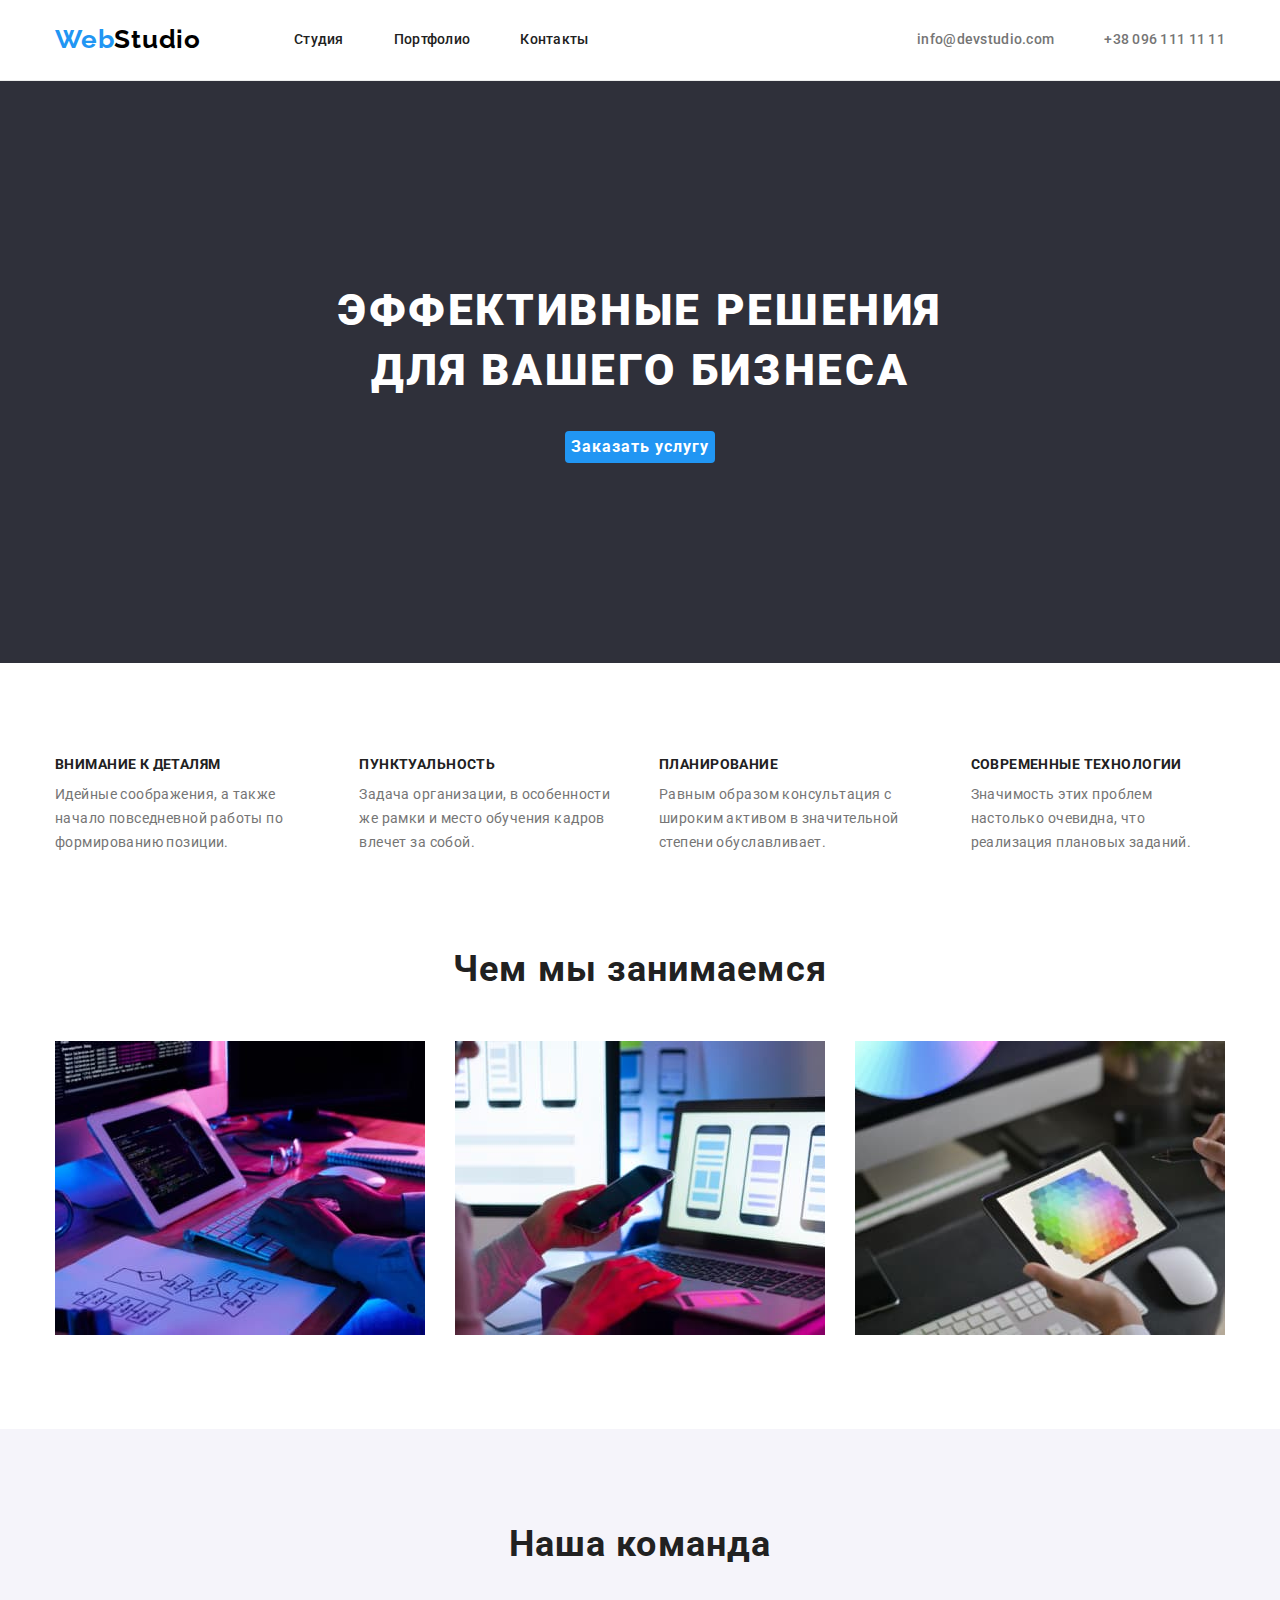
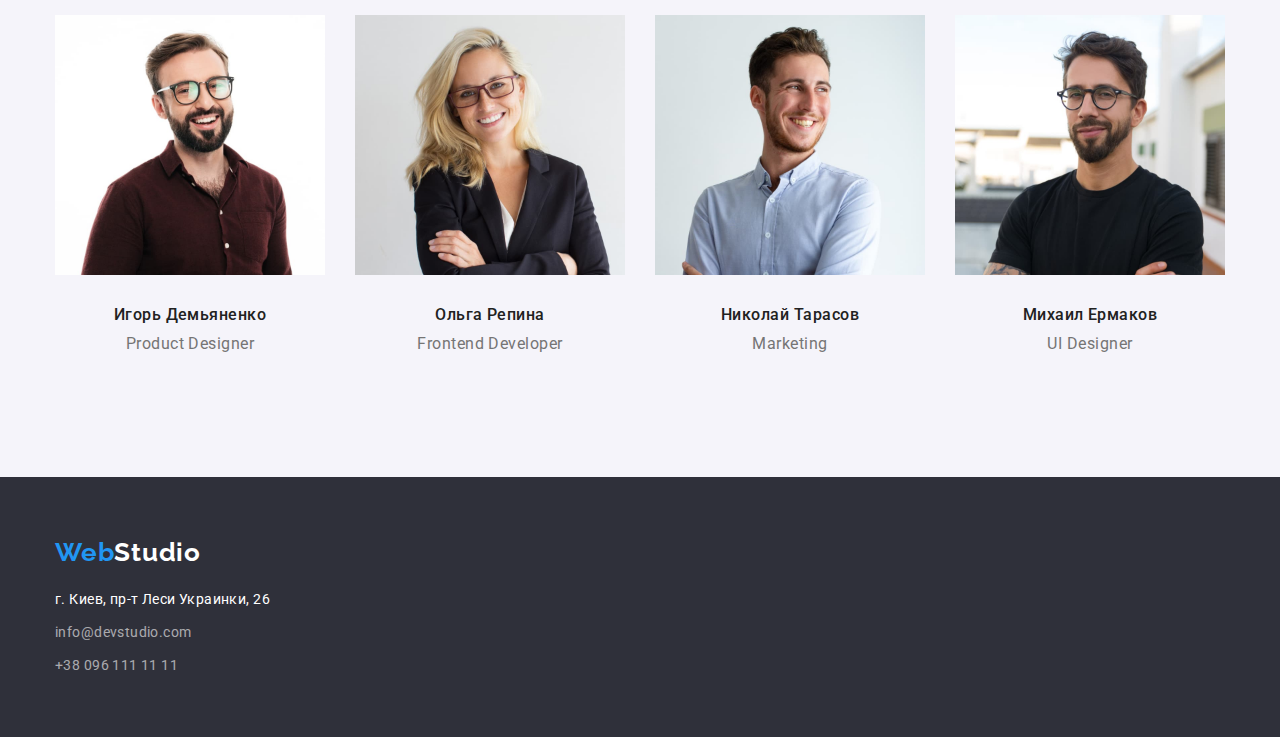
<file: index.html>
<!DOCTYPE html>
<html lang="ru">

<head>
    <meta charset="UTF-8">
    <meta http-equiv="X-UA-Compatible" content="IE=edge">
    <meta name="viewport" content="width=device-width, initial-scale=1.0">
    <link rel="stylesheet"
        href="https://cdnjs.cloudflare.com/ajax/libs/modern-normalize/1.1.0/modern-normalize.min.css">
    <link rel="preconnect" href="https://fonts.googleapis.com">
    <link rel="preconnect" href="https://fonts.gstatic.com" crossorigin>
    <link
        href="https://fonts.googleapis.com/css2?family=Raleway:wght@700&family=Roboto:wght@400;500;700;900&display=swap"
        rel="stylesheet">
    <link rel="stylesheet" href="./css/styles.css">
    <title>WebStudio company</title>
</head>

<body>
    <!--Верх сайта-->
    <header class="header">
        <div class="container header-line">
            <nav class="header-nav">
                <a href="index.html" class="header-logo link">
                    <span class="logo-web"> Web</span>Studio</a>
                <ul class="header-list list">
                    <li class="header-item"><a href="index.html" class="header-link link">Студия</a></li>
                    <li class="header-item"><a href="./portfolio.html" class="header-link link">Портфолио</a></li>
                    <li class="header-item"><a href="" class="header-link link">Контакты</a></li>
                </ul>
            </nav>
            <ul class="header-contacts list">
                <li class="header-contacts-item"> <a href="mailto:info@devstudio.com"
                        class="contacts-link link">info@devstudio.com</a></li>
                <li class="header-contacts-item"><a href="tel:+380961111111" class="contacts-link link">+38 096 111 11
                        11 </a></li>
            </ul>
        </div>
    </header>
    <main>
        <!--Секция с банером-->

        <section class="hero">
            <div class="container">
                <h1 class="hero-title">Эффективные решения для вашего бизнеса</h1>
                <button type="button" class="hero-btn btn">Заказать услугу</button>
            </div>
        </section>
        <!--Привилегии компании-->
        <section class="section">
            <div class="container">
                <h2 class="visually-hidden">Привилегии компании</h2>
                <ul class="benefits-list list">
                    <li class="benefits-item">
                        <h3 class="benefits-title">Внимание к деталям</h3>
                        <p class="benefits-text">Идейные соображения, а также начало повседневной работы по формированию
                            позиции.</p>
                    </li>
                    <li class="benefits-item">
                        <h3 class="benefits-title">Пунктуальность</h3>
                        <p class="benefits-text">Задача организации, в особенности же рамки и место обучения кадров
                            влечет
                            за собой.</p>
                    </li>
                    <li class="benefits-item">
                        <h3 class="benefits-title">Планирование</h3>
                        <p class="benefits-text">Равным образом консультация с широким активом в значительной степени
                            обуславливает.</p>
                    </li>
                    <li class="benefits-item">
                        <h3 class="benefits-title">Современные технологии</h3>
                        <p class="benefits-text">Значимость этих проблем настолько очевидна, что реализация плановых
                            заданий.</p>
                    </li>
                </ul>
            </div>
        </section>
        <!--Направления деетельности-->
        <section class="section duties">
            <div class="container">
                <h2 class="duties-title">Чем мы занимаемся</h2>
                <ul class="duties-list list">
                    <li class="duties-item"><a href=""><img src="image/duties/duties1.jpg" alt="печатающии руки"
                                width="370"></a></li>
                    <li class="duties-item"><a href=""><img src="image/duties/duties2.jpg" alt="обзор смартфона"
                                width="370"></a></li>
                    <li class="duties-item"><a href=""><img src="image/duties/duties3.jpg" alt="планшет"
                                width="370"></a></li>
                </ul>
            </div>
        </section>
        <!--Список работников-->
        <section class="section team">
            <div class="container">
                <h2 class="team-title">Наша команда</h2>
                <ul class="team-list list">
                    <li class="team-item">
                        <img src="image/workers/ihor.jpg" alt="Игорь Демьяненко" width="270">
                        <div class="team-area">
                            <h3 class="team-title-name">Игорь Демьяненко</h3>
                            <p lang="en" class="team-text">Product Designer</p>
                        </div>
                    </li>
                    <li class="team-item">
                        <img src="image/workers/olya.jpg" alt="Ольга Репина" width="270">
                        <div class="team-area">
                            <h3 class="team-title-name">Ольга Репина</h3>
                            <p lang="en" class="team-text">Frontend Developer</p>
                        </div>
                    </li>
                    <li class="team-item">
                        <img src="image/workers/kolya.jpg" alt="Николай Тарасов" width="270">
                        <div class="team-area">
                            <h3 class="team-title-name">Николай Тарасов</h3>
                            <p lang="en" class="team-text">Marketing</p>
                        </div>
                    </li>
                    <li class="team-item">
                        <img src="image/workers/mysha.jpg" alt="Михаил Ермаков" width="270">
                        <div class="team-area">
                            <h3 class="team-title-name">Михаил Ермаков</h3>
                            <p lang="en" class="team-text">UI Designer</p>
                        </div>
                    </li>
                </ul>
            </div>
        </section>
    </main>
    <!--Подвал страницы-->
    <footer class="footer">
        <div class="container">
            <a href="index.html" class="footer-logo link"> <span class="logo-web">Web</span>Studio</a>
            <address class="footer-address">
                <ul class="footer-list list">
                    <li class="footer-item"><a href="https://goo.gl/maps/7tQD5tmZXDrGn8do7" target="_blank"
                            rel="noopener noindex noffolow" class="footer-location link">г.
                            Киев,
                            пр-т Леси
                            Украинки, 26 </a>
                    </li>
                    <li class="footer-item"><a href="mailto:info@devstudio.com"
                            class="footer-contact link">info@devstudio.com</a>
                    </li>
                    <li class="footer-item"><a href="tel:+380961111111" class="footer-contact link">+38 096 111 11 11
                        </a>
                    </li>
                </ul>
            </address>
        </div>
    </footer>
</body>

</html>
</file>
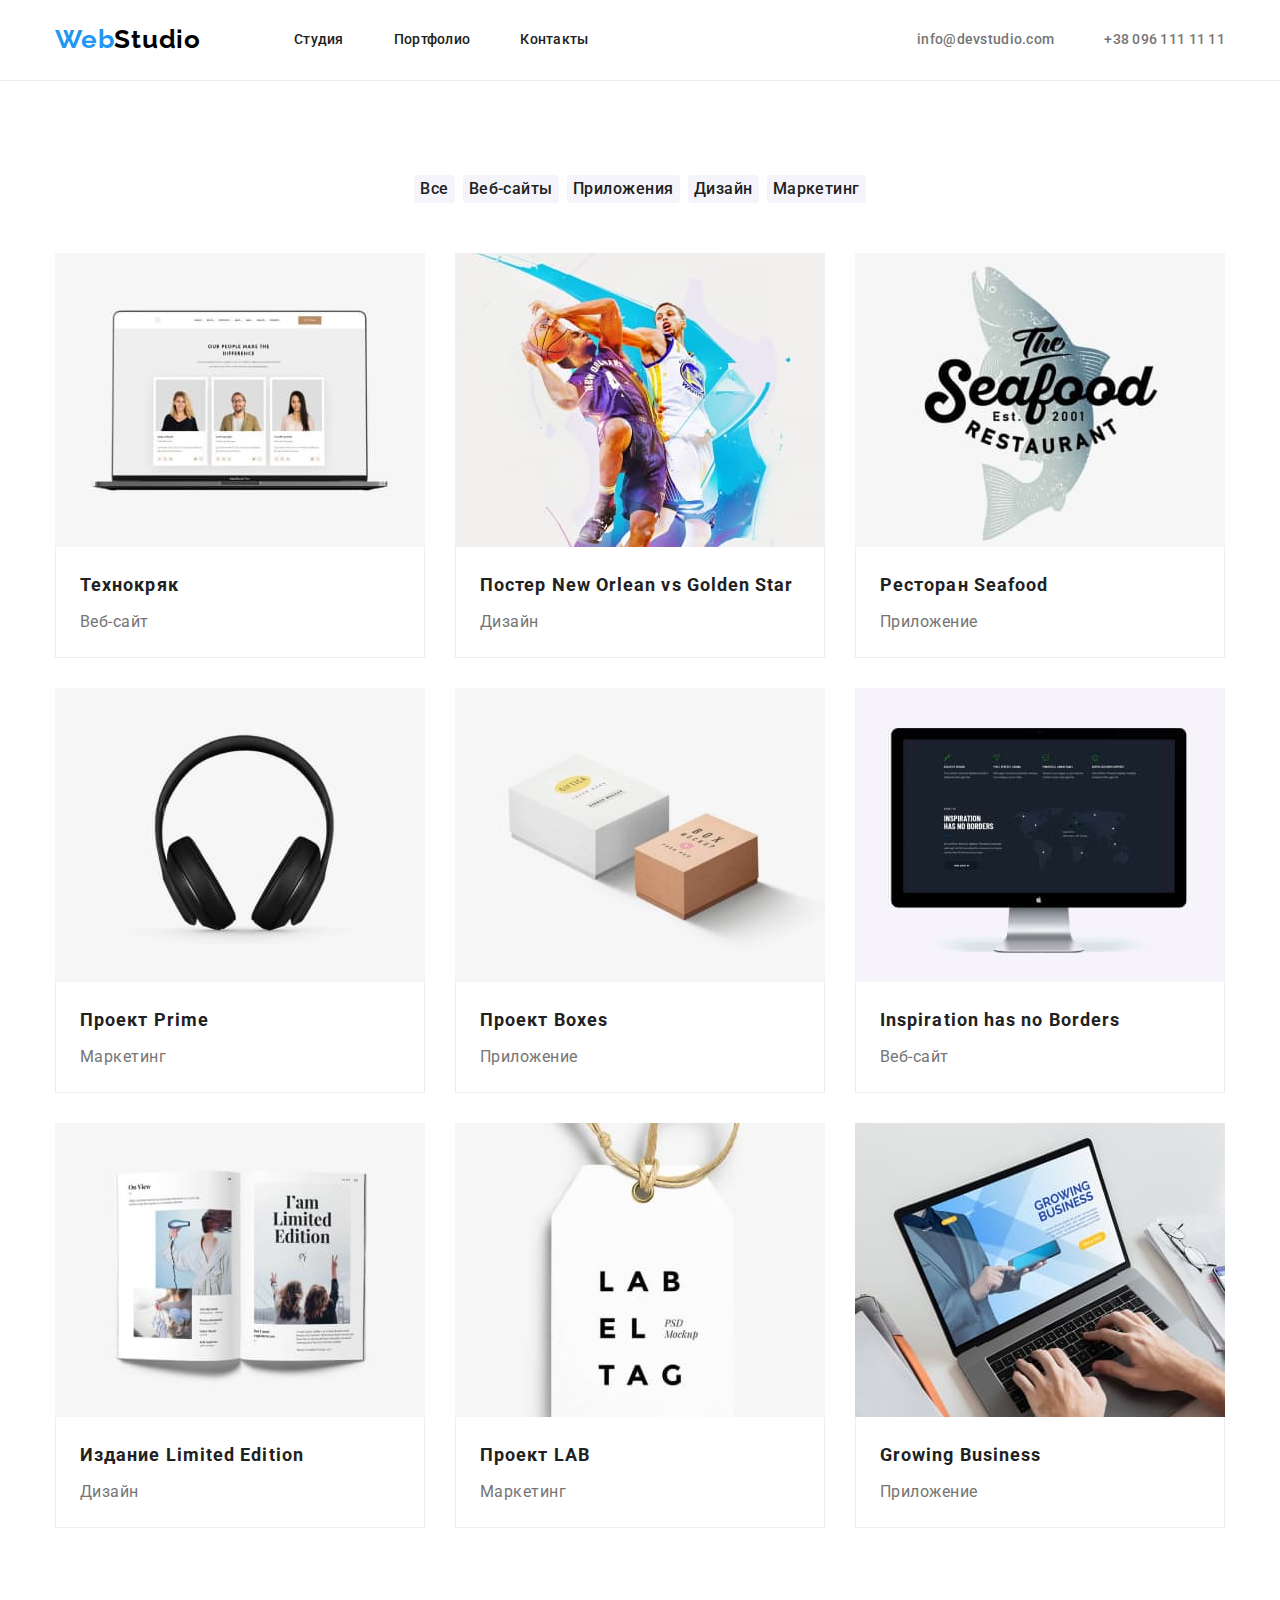
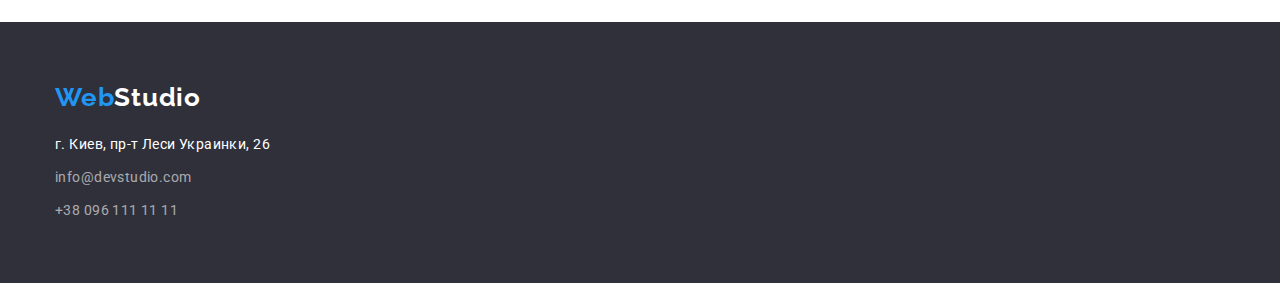
<file: portfolio.html>
<!DOCTYPE html>
<html lang="en">

<head>
    <meta charset="UTF-8">
    <meta http-equiv="X-UA-Compatible" content="IE=edge">
    <meta name="viewport" content="width=device-width, initial-scale=1.0">
    <link rel="stylesheet"
        href="https://cdnjs.cloudflare.com/ajax/libs/modern-normalize/1.1.0/modern-normalize.min.css">
    <link rel="preconnect" href="https://fonts.googleapis.com">
    <link rel="preconnect" href="https://fonts.gstatic.com" crossorigin>
    <link
        href="https://fonts.googleapis.com/css2?family=Raleway:wght@700&family=Roboto:wght@400;500;700;900&display=swap"
        rel="stylesheet">
    <link rel="stylesheet" href="./css/styles.css">
    <title>Document</title>
</head>

<body>
    <!--Верх сайта-->
    <header class="header">
        <div class="container header-line">
            <nav class="header-nav">
                <a href="index.html" class="header-logo link">
                    <span class="logo-web"> Web</span>Studio</a>
                <ul class="header-list list">
                    <li class="header-item"><a href="index.html" class="header-link link">Студия</a></li>
                    <li class="header-item"><a href="./portfolio.html" class="header-link link">Портфолио</a></li>
                    <li class="header-item"><a href="" class="header-link link">Контакты</a></li>
                </ul>
            </nav>
            <ul class="header-contacts list">
                <li class="header-contacts-item"> <a href="mailto:info@devstudio.com"
                        class="contacts-link link">info@devstudio.com</a></li>
                <li class="header-contacts-item"><a href="tel:+380961111111" class="contacts-link link">+38 096 111 11
                        11 </a></li>
            </ul>
        </div>
    </header>
    <main>
        <!--Секция портфолио-->
        <section class="section">
            <div class="container">
                <h1 class="visually-hidden">Портфолио</h1>
                <ul class="portfolio-navigation list">
                    <li class="portfolio-item-navigation"><button type="button" class="portfolio-btn btn">Все</button>
                    </li>
                    <li class="portfolio-item-navigation"><button type="button"
                            class="portfolio-btn btn">Веб-сайты</button></li>
                    <li class="portfolio-item-navigation"><button type="button"
                            class="portfolio-btn btn">Приложения</button></li>
                    <li class="portfolio-item-navigation"><button type="button"
                            class="portfolio-btn btn">Дизайн</button></li>
                    <li class="portfolio-item-navigation"><button type="button"
                            class="portfolio-btn btn">Маркетинг</button></li>
                </ul>
                <ul class="portfolio-list list">
                    <li class="portfolio-item-list"><a href="" class="link"><img src="image/portfolio/img.jpg"
                                alt="Люди в экране" class="portfolio-img" width="370">
                            <div class="item-border">
                                <h2 class="portfolio-title">Технокряк</h2>
                                <p class="portfolio-text">Веб-сайт</p>
                            </div>
                        </a></li>

                    <li class="portfolio-item-list"><a href="" class="link"><img src="image/portfolio/img1.jpg"
                                alt="Играют баскетбол" width="370">
                            <div class="item-border">
                                <h2 class="portfolio-title"> Постер New Orlean vs Golden Star</h2>
                                <p class="portfolio-text"> Дизайн</p>
                            </div>
                        </a></li>
                    <li class="portfolio-item-list"><a href="" class="link"><img src="image/portfolio/img2.jpg"
                                alt="Листовка" width="370">
                            <div class="item-border">
                                <h2 class="portfolio-title">Ресторан Seafood</h2>
                                <p class="portfolio-text"> Приложение</p>
                            </div>
                        </a></li>
                    <li class="portfolio-item-list"><a href="" class="link"><img src="image/portfolio/img3.jpg"
                                alt="Наушники" width="370">
                            <div class="item-border">
                                <h2 class="portfolio-title">Проект Prime</h2>
                                <p class="portfolio-text">Маркетинг</p>
                            </div>
                        </a></li>
                    <li class="portfolio-item-list"><a href="" class="link"><img src="image/portfolio/img4.jpg"
                                alt="Коробки" width="370">
                            <div class="item-border">
                                <h2 class="portfolio-title">Проект Boxes</h2>
                                <p class="portfolio-text">Приложение</p>
                            </div>
                        </a></li>
                    <li class="portfolio-item-list"><a href="" class="link"><img src="image/portfolio/img5.jpg"
                                alt="Монитор" width="370">
                            <div class="item-border">
                                <h2 class="portfolio-title">Inspiration has no Borders</h2>
                                <p class="portfolio-text">Веб-сайт</p>
                            </div>
                        </a></li>
                    <li class="portfolio-item-list"><a href="" class="link"><img src="image/portfolio/img6.jpg"
                                alt="Книга" width="370">
                            <div class="item-border">
                                <h2 class="portfolio-title"> Издание Limited Edition</h2>
                                <p class="portfolio-text">Дизайн</p>
                            </div>
                        </a></li>
                    <li class="portfolio-item-list"><a href="" class="link"><img src="image/portfolio/img7.jpg"
                                alt="Лейба" width="370">
                            <div class="item-border">
                                <h2 class="portfolio-title">Проект LAB</h2>
                                <p class="portfolio-text">Маркетинг</p>
                            </div>
                        </a></li>
                    <li class="portfolio-item-list"><a href="" class="link"><img src="image/portfolio/img8.jpg"
                                alt="Ноут" width="370">
                            <div class="item-border">
                                <h2 class="portfolio-title">Growing Business</h2>
                                <p class="portfolio-text">Приложение</p>
                            </div>
                        </a></li>
                </ul>
            </div>
        </section>
    </main>
    <!--Подвал страницы-->
    <footer class="footer">
        <div class="container">
            <a href="index.html" class="footer-logo link"> <span class="logo-web">Web</span>Studio</a>
            <address class="footer-address">
                <ul class="footer-list list">
                    <li class="footer-item"><a href="https://goo.gl/maps/7tQD5tmZXDrGn8do7" target="_blank"
                            rel="noopener noindex noffolow" class="footer-location link">г.
                            Киев,
                            пр-т Леси
                            Украинки, 26 </a>
                    </li>
                    <li class="footer-item"><a href="mailto:info@devstudio.com"
                            class="footer-contact link">info@devstudio.com</a>
                    </li>
                    <li class="footer-item"><a href="tel:+380961111111" class="footer-contact link">+38 096 111 11 11
                        </a>
                    </li>
                </ul>
            </address>
        </div>
    </footer>
</body>

</html>
</file>
<file: css/styles.css>
/*общие стили*/
:root {--hero-footer-background-color:#2F303A;
      --main-text-color: #757575;
      --title-text-color: #212121; 
      --second-text-color:#FFFFFF;
      --main-hover-focus-color: #2196F3;  
      --portfolio-btn-text-color: #212121;
      --portfolio-btn-background-color:#F5F4FA;
      --header-link-color:#212121;
      --main-logo-color: #2196F3;
      --header-border-color: #ECECEC;
      --team-border-color: #EEEEEE;
      --main-section-padding: 94px;
      --main-container-padding: 15px;

    }
    body {
      font-family: Roboto, sans-serif;
      color: var(--main-text-color);
    }
    p,
    h1,
    h2,
    h3,
    h4,
    h5,
    h6 {
      margin: 0;
    }
    ul,ol{
      margin: 0;
      padding-left: 0;
    }
    img{
      display: block;
      max-width: 100%;
      height: auto;
    }
.link {
  text-decoration: none;
}
.list {
  list-style: none;
}
.btn {
  cursor: pointer;
  border-radius: 4px;
  border: 0px;
}
.container {
  width: 1200px;
  padding-left: var(--main-container-padding);
  padding-right: var(--main-container-padding);
  margin: 0 auto;
}
.section {
 padding-top: var(--main-section-padding);
 padding-bottom: var(--main-section-padding);
}
.visually-hidden {
  position: absolute;
  white-space: nowrap;
  width: 1px;
  height: 1px;
  overflow: hidden;
  border: 0;
  padding: 0;
  clip: rect(0 0 0 0);
  clip-path: inset(50%);
  margin: -1px;
}
/*Верх сайта*/
.header{
  padding-top: 24px;
  padding-bottom: 25px;
  border-bottom: 1px solid var(--header-border-color);
}
.header-nav {
    display: flex;
    align-items: center;
  }
.header-line {
  display: flex;
  align-items: center;
}
.header-list {
  display: flex;
}
.header-item:not(:last-child){
  margin-right: 50px;
}
.header-link {
font-weight: 500;
font-size: 14px;
line-height: 1.14;
letter-spacing: 0.02em;
color: var(--header-link-color);
}
.header-logo {
margin-right: 93px;

font-family: Raleway, sans-serif;
font-weight: 700;
font-size: 26px;
line-height: 1.19;
letter-spacing: 0.03em;
color: #000000;
}
.logo-web {
color: var(--main-logo-color);
}
.header-contacts{
  display: flex;
  margin-left: auto;
}
.header-contacts-item:not(:last-child){
  margin-right: 50px;
}
.contacts-link {
font-weight: 500;
font-size: 14px;
line-height: 1.14;
letter-spacing: 0.02em;
color: var(--main-text-color);
}
.header-link:hover,
.contacts-link:hover,
.header-link:focus,
.contacts-link:focus {
  color: var(--main-hover-focus-color);
}


/*Секция с банером*/
.hero {
background: var(--hero-footer-background-color);
padding-top: 200px;
padding-bottom: 200px;
}

.hero-title {
max-width: 696px;
margin-bottom:30px;
margin-left: auto;
margin-right: auto;

font-weight: 900;
font-size: 44px;
line-height: 1.36;
text-align: center;
letter-spacing: 0.06em;
text-transform: uppercase;
color:var(--second-text-color);
}
.hero-btn {
display: block;
margin-left: auto;
margin-right: auto;

font-family: Roboto,sans-serif ;
font-weight: 700;
font-size: 16px;
line-height: 1.88;
text-align: center;
letter-spacing: 0.06em;
color: var(--second-text-color);
background: var(--main-hover-focus-color);
}

/*Привилегии компании*/

.benefits-list{
display: flex;
flex-basis: 270px;
}

.benefits-item:not(:last-child){
margin-right: 30px;
}
.benefits-title {
margin-bottom: 10px;

font-size: 14px;
line-height: 1.14;
letter-spacing: 0.03em;
text-transform: uppercase;
color: var(--title-text-color);  
}
.benefits-text {
font-size: 14px;
line-height: 1.71;
letter-spacing: 0.03em;
}
/* Направления деетельности */
.duties {
  padding-top: 0;
}

.duties-title,
.team-title {
font-size: 36px;
line-height: 1.17;
text-align: center;
letter-spacing: 0.03em;
color: var(--title-text-color);
}
.duties-title {
  margin-bottom: 50px;
}
.duties-list {
  display: flex;
}
.duties-item:not(:last-child){
  margin-right: 30px;
}
.duties-item{
  min-width: 370px;
}
/* Список работников */
.team {
  background: #F5F4FA;
}
.team-title{
  margin-bottom: 50px;
}
.team-list{
  display: flex;
}
.team-item:not(:last-child)
{
  margin-right: 30px;
}
.team-area{
  padding-top: 30px;
  padding-bottom: 30px;
}
.team-title-name {
margin-bottom: 10px;

font-weight: 500;
font-size: 16px;
line-height: 1.19;
letter-spacing: 0.03em;
text-align: center;
color: var(--title-text-color);
}
.team-text {
font-size: 16px;
line-height: 1.19;
letter-spacing: 0.03em;
text-align: center;
color: var(--main-text-color);

}
/* Подвал страницы */
.footer {
padding-top: 60px;
padding-bottom: 60px;
background: var(--hero-footer-background-color);
}
.footer-logo {
display: block;
margin-bottom: 20px;
font-family: Raleway, sans-serif;
font-weight: 700;
font-size: 26px;
line-height: 1.19;
letter-spacing: 0.03em;
color: var(--second-text-color);
}
 .footer-address {
font-style: normal;
 }
.footer-location {
font-size: 14px;
line-height: 1.71;
letter-spacing: 0.03em;
color: var(--second-text-color);
}
.footer-contact{
font-size: 14px;
line-height: 1.71;
letter-spacing: 0.03em;
color: rgba(255, 255, 255, 0.6);
}
.footer-item:not(:last-child){
  margin-bottom: 9px;
}

.footer-list .footer-contact:hover,
.footer-list .footer-contact:focus{
color: var(--second-text-color);
}

 /*Портфолио*/
 .portfolio-navigation{
   display: flex;
   justify-content: center;
   margin-bottom: 50px;
 }
 .portfolio-item-navigation:not(:last-child)
 {
   margin-right: 8px;
 }
.portfolio-btn {
font-family: Roboto, sans-serif;
font-weight: 500;
font-size: 16px;
line-height: 1.62;
letter-spacing: 0.03em;
color: var(--portfolio-btn-text-color);
background-color: var(--portfolio-btn-background-color);
}

.portfolio-btn:hover,
.portfolio-btn:focus{
  color: var(--second-text-color);
  background: var(--main-hover-focus-color);
}
.portfolio-list{
  display: flex;
  flex-wrap: wrap;
  margin: -15px;
}
.portfolio-item-list {
 *flex-basis:calc(100%/3- 90px);
margin: 15px;
}

.item-border{
  padding: 20px 24px;
 border-top: 0px solid var(--team-border-color);
  border-right: 1px solid var(--team-border-color);
  border-bottom: 1px solid var(--team-border-color);
   border-left: 1px solid var(--team-border-color);

   
}
.portfolio-title {
margin-bottom: 4px;

font-size: 18px;
line-height: 2;
letter-spacing: 0.06em;
color: var(--title-text-color);
}
.portfolio-text {
font-size: 16px;
line-height: 1.88;
letter-spacing: 0.03em;
color: var(--main-text-color);
}
</file>
